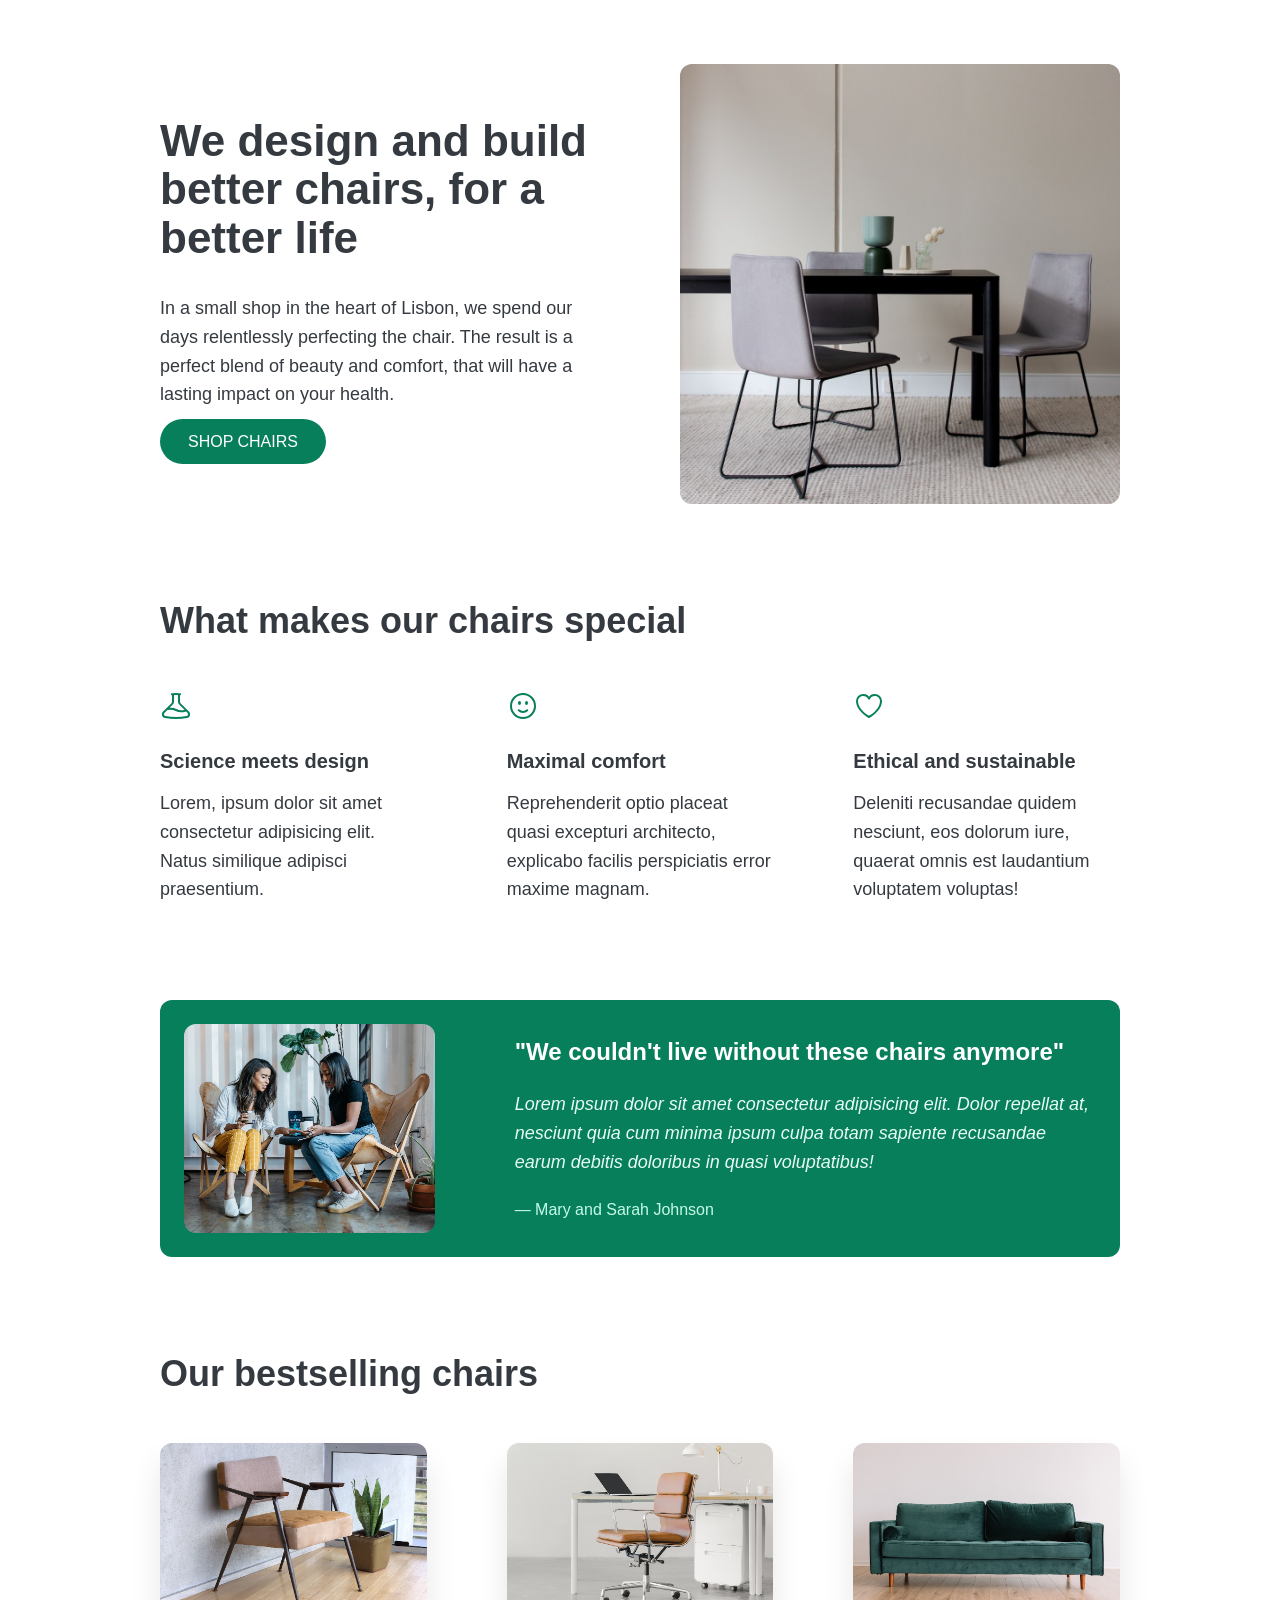
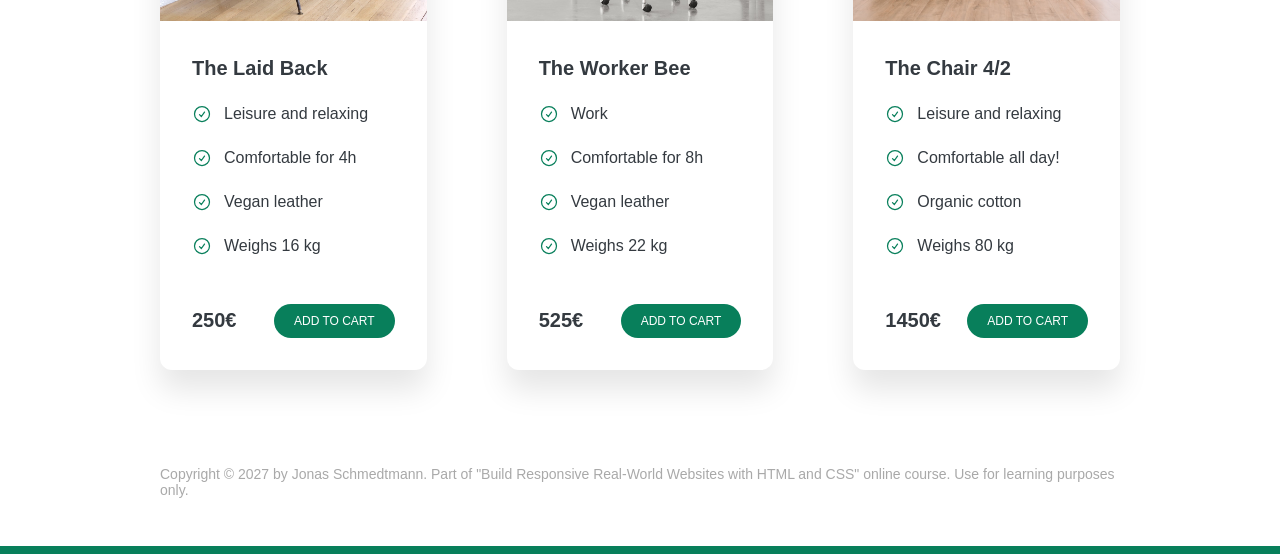
<file: 05-Design/index.html>
<!DOCTYPE html>
<html lang="en">
  <head>
    <meta charset="UTF-8" />
    <meta http-equiv="X-UA-Compatible" content="IE=edge" />
    <meta name="viewport" content="width=device-width, initial-scale=1.0" />

    <link rel="stylesheet" href="style.css" />
    <title>Lisbon Chair Shop</title>
  </head>
  <body>
    <div class="container">
      <header>
        <div class="header-text-box">
          <h1>We design and build better chairs, for a better life</h1>
          <p class="header-text">
            In a small shop in the heart of Lisbon, we spend our days
            relentlessly perfecting the chair. The result is a perfect blend of
            beauty and comfort, that will have a lasting impact on your health.
          </p>
          <a class="btn btn--big" href="#">Shop chairs</a>
        </div>
        <img src="hero.jpg" alt="Photo" />
      </header>

      <section>
        <h2>What makes our chairs special</h2>
        <div class="grid-3-cols">
          <div>
            <svg xmlns="http://www.w3.org/2000/svg" fill="none" viewBox="0 0 24 24" stroke-width="1.5" stroke="currentColor" class="features-icon">
              <path stroke-linecap="round" stroke-linejoin="round" d="M9.75 3.104v5.714a2.25 2.25 0 0 1-.659 1.591L5 14.5M9.75 3.104c-.251.023-.501.05-.75.082m.75-.082a24.301 24.301 0 0 1 4.5 0m0 0v5.714c0 .597.237 1.17.659 1.591L19.8 15.3M14.25 3.104c.251.023.501.05.75.082M19.8 15.3l-1.57.393A9.065 9.065 0 0 1 12 15a9.065 9.065 0 0 0-6.23-.693L5 14.5m14.8.8 1.402 1.402c1.232 1.232.65 3.318-1.067 3.611A48.309 48.309 0 0 1 12 21c-2.773 0-5.491-.235-8.135-.687-1.718-.293-2.3-2.379-1.067-3.61L5 14.5" />
            </svg>

            <p class="features-title"><strong>Science meets design</strong></p>
            <p class="features-text">
              Lorem, ipsum dolor sit amet consectetur adipisicing elit. Natus
              similique adipisci praesentium.
            </p>
          </div>

          <div>
            <svg xmlns="http://www.w3.org/2000/svg" fill="none" viewBox="0 0 24 24" stroke-width="1.5" stroke="currentColor" class="features-icon">
              <path stroke-linecap="round" stroke-linejoin="round" d="M15.182 15.182a4.5 4.5 0 0 1-6.364 0M21 12a9 9 0 1 1-18 0 9 9 0 0 1 18 0ZM9.75 9.75c0 .414-.168.75-.375.75S9 10.164 9 9.75 9.168 9 9.375 9s.375.336.375.75Zm-.375 0h.008v.015h-.008V9.75Zm5.625 0c0 .414-.168.75-.375.75s-.375-.336-.375-.75.168-.75.375-.75.375.336.375.75Zm-.375 0h.008v.015h-.008V9.75Z" />
            </svg>

            <p class="features-title">
              <strong>Maximal comfort</strong>
            </p>
            <p class="features-text">
              Reprehenderit optio placeat quasi excepturi architecto, explicabo
              facilis perspiciatis error maxime magnam.
            </p>
          </div>

          <div>
            <svg xmlns="http://www.w3.org/2000/svg" fill="none" viewBox="0 0 24 24" stroke-width="1.5" stroke="currentColor" class="features-icon">
              <path stroke-linecap="round" stroke-linejoin="round" d="M21 8.25c0-2.485-2.099-4.5-4.688-4.5-1.935 0-3.597 1.126-4.312 2.733-.715-1.607-2.377-2.733-4.313-2.733C5.1 3.75 3 5.765 3 8.25c0 7.22 9 12 9 12s9-4.78 9-12Z" />
            </svg>

            <p class="features-title">
              <strong>Ethical and sustainable</strong>
            </p>
            <p class="features-text">
              Deleniti recusandae quidem nesciunt, eos dolorum iure, quaerat
              omnis est laudantium voluptatem voluptas!
            </p>
          </div>
        </div>
      </section>

      <section class="testimonial-section">
        <div class="grid-3-cols">
          <img src="customers.jpg" alt="People sitting on chairs" />
          <div class="testimonial-box">
            <h2>"We couldn't live without these chairs anymore"</h2>
            <blockquote class="testimonial-text">
              Lorem ipsum dolor sit amet consectetur adipisicing elit. Dolor
              repellat at, nesciunt quia cum minima ipsum culpa totam sapiente
              recusandae earum debitis doloribus in quasi voluptatibus!
            </blockquote>
            <p class="testimonial-author">&mdash; Mary and Sarah Johnson</p>
          </div>
        </div>
      </section>

      <section>
        <h2>Our bestselling chairs</h2>
        <div class="grid-3-cols">
          <figure class="chair">
            <img src="chair-1.jpg" alt="Chair" />
            <div class="chair-box">
              <h3>The Laid Back</h3>
              <ul class="chair-details">
                <li>
                  <!-- Span is a generic INLINE text element, it doesn't have any meaning. It's like a div element, but inline -->
                  <svg xmlns="http://www.w3.org/2000/svg" fill="none" viewBox="0 0 24 24" stroke-width="1.5" stroke="currentColor" class="chair-icon">
                    <path stroke-linecap="round" stroke-linejoin="round" d="M9 12.75 11.25 15 15 9.75M21 12a9 9 0 1 1-18 0 9 9 0 0 1 18 0Z" />
                  </svg>
                  <span>Leisure and relaxing</span>
                </li>
                <li>
                  <svg xmlns="http://www.w3.org/2000/svg" fill="none" viewBox="0 0 24 24" stroke-width="1.5" stroke="currentColor" class="chair-icon">
                    <path stroke-linecap="round" stroke-linejoin="round" d="M9 12.75 11.25 15 15 9.75M21 12a9 9 0 1 1-18 0 9 9 0 0 1 18 0Z" />
                  </svg>
                  <span>Comfortable for 4h</span>
                </li>
                <li>
                  <svg xmlns="http://www.w3.org/2000/svg" fill="none" viewBox="0 0 24 24" stroke-width="1.5" stroke="currentColor" class="chair-icon">
                    <path stroke-linecap="round" stroke-linejoin="round" d="M9 12.75 11.25 15 15 9.75M21 12a9 9 0 1 1-18 0 9 9 0 0 1 18 0Z" />
                  </svg>
                  <span>Vegan leather</span>
                </li>
                <li>
                  <svg xmlns="http://www.w3.org/2000/svg" fill="none" viewBox="0 0 24 24" stroke-width="1.5" stroke="currentColor" class="chair-icon">
                    <path stroke-linecap="round" stroke-linejoin="round" d="M9 12.75 11.25 15 15 9.75M21 12a9 9 0 1 1-18 0 9 9 0 0 1 18 0Z" />
                  </svg>
                  <span>Weighs 16 kg</span>
                </li>
              </ul>
              <div class="chair-price">
                <strong>250€</strong>
                <a href="#" class="btn btn--small">Add to cart</a>
              </div>
            </div>
          </figure>

          <figure class="chair">
            <img src="chair-2.jpg" alt="Chair" />
            <div class="chair-box">
              <h3>The Worker Bee</h3>
              <ul class="chair-details">
                <li>
                  <svg xmlns="http://www.w3.org/2000/svg" fill="none" viewBox="0 0 24 24" stroke-width="1.5" stroke="currentColor" class="chair-icon">
                    <path stroke-linecap="round" stroke-linejoin="round" d="M9 12.75 11.25 15 15 9.75M21 12a9 9 0 1 1-18 0 9 9 0 0 1 18 0Z" />
                  </svg>
                  <span>Work</span>
                </li>
                <li>
                  <svg xmlns="http://www.w3.org/2000/svg" fill="none" viewBox="0 0 24 24" stroke-width="1.5" stroke="currentColor" class="chair-icon">
                    <path stroke-linecap="round" stroke-linejoin="round" d="M9 12.75 11.25 15 15 9.75M21 12a9 9 0 1 1-18 0 9 9 0 0 1 18 0Z" />
                  </svg>
                  <span>Comfortable for 8h</span>
                </li>
                <li>
                  <svg xmlns="http://www.w3.org/2000/svg" fill="none" viewBox="0 0 24 24" stroke-width="1.5" stroke="currentColor" class="chair-icon">
                    <path stroke-linecap="round" stroke-linejoin="round" d="M9 12.75 11.25 15 15 9.75M21 12a9 9 0 1 1-18 0 9 9 0 0 1 18 0Z" />
                  </svg>
                  <span>Vegan leather</span>
                </li>
                <li>
                  <svg xmlns="http://www.w3.org/2000/svg" fill="none" viewBox="0 0 24 24" stroke-width="1.5" stroke="currentColor" class="chair-icon">
                    <path stroke-linecap="round" stroke-linejoin="round" d="M9 12.75 11.25 15 15 9.75M21 12a9 9 0 1 1-18 0 9 9 0 0 1 18 0Z" />
                  </svg>
                  <span>Weighs 22 kg</span>
                </li>
              </ul>
              <div class="chair-price">
                <strong>525€</strong>
                <a href="#" class="btn btn--small">Add to cart</a>
              </div>
            </div>
          </figure>

          <figure class="chair">
            <img src="chair-3.jpg" alt="Chair" />
            <div class="chair-box">
              <h3>The Chair 4/2</h3>
              <ul class="chair-details">
                <li>
                  <svg xmlns="http://www.w3.org/2000/svg" fill="none" viewBox="0 0 24 24" stroke-width="1.5" stroke="currentColor" class="chair-icon">
                    <path stroke-linecap="round" stroke-linejoin="round" d="M9 12.75 11.25 15 15 9.75M21 12a9 9 0 1 1-18 0 9 9 0 0 1 18 0Z" />
                  </svg>
                  <span>Leisure and relaxing</span>
                </li>
                <li>
                  <svg xmlns="http://www.w3.org/2000/svg" fill="none" viewBox="0 0 24 24" stroke-width="1.5" stroke="currentColor" class="chair-icon">
                    <path stroke-linecap="round" stroke-linejoin="round" d="M9 12.75 11.25 15 15 9.75M21 12a9 9 0 1 1-18 0 9 9 0 0 1 18 0Z" />
                  </svg>
                  <span>Comfortable all day!</span>
                </li>
                <li>
                  <svg xmlns="http://www.w3.org/2000/svg" fill="none" viewBox="0 0 24 24" stroke-width="1.5" stroke="currentColor" class="chair-icon">
                    <path stroke-linecap="round" stroke-linejoin="round" d="M9 12.75 11.25 15 15 9.75M21 12a9 9 0 1 1-18 0 9 9 0 0 1 18 0Z" />
                  </svg>
                  <span>Organic cotton</span>
                </li>
                <li>
                  <svg xmlns="http://www.w3.org/2000/svg" fill="none" viewBox="0 0 24 24" stroke-width="1.5" stroke="currentColor" class="chair-icon">
                    <path stroke-linecap="round" stroke-linejoin="round" d="M9 12.75 11.25 15 15 9.75M21 12a9 9 0 1 1-18 0 9 9 0 0 1 18 0Z" />
                  </svg>
                  <span>Weighs 80 kg</span>
                </li>
              </ul>
              <div class="chair-price">
                <strong>1450€</strong>
                <a href="#" class="btn btn--small">Add to cart</a>
              </div>
            </div>
          </figure>
        </div>
      </section>

      <footer>
        Copyright &copy; 2027 by Jonas Schmedtmann. Part of "Build Responsive
        Real-World Websites with HTML and CSS" online course. Use for learning
        purposes only.
      </footer>
    </div>
  </body>
</html>
</file>
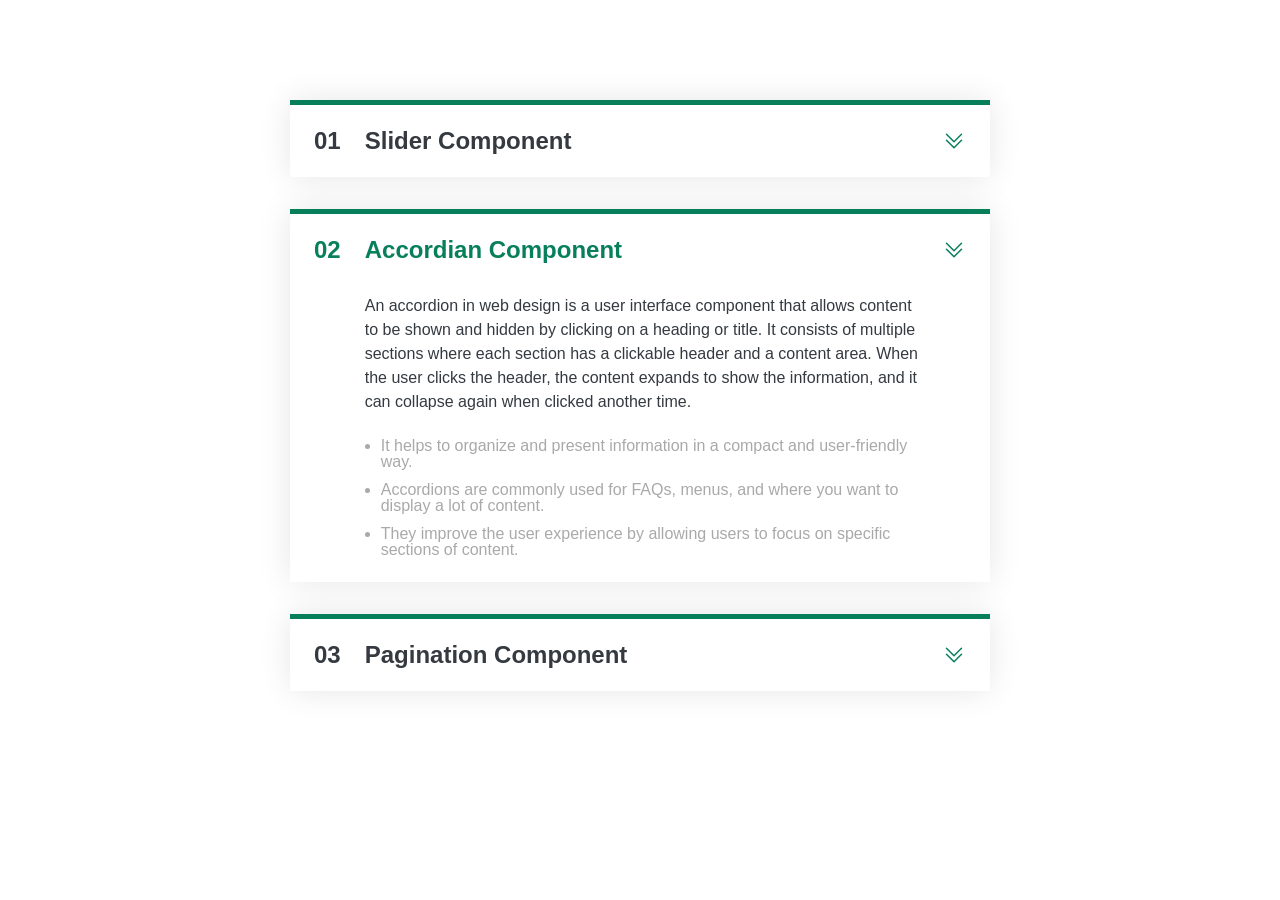
<file: 1-accordian.html>
<!DOCTYPE html>
<html lang="en">
<head>
    <meta charset="UTF-8">
    <meta name="viewport" content="width=device-width, initial-scale=1.0">
    <title>Accordian Component</title>
    <style>
        * {
            margin: 0;
            padding: 0;
            box-sizing: border-box;
        }
        body {
            font-family: 'Inter', sans-serif;
            color: #343a40;
            line-height: 1;
        }

        .accordian{
            width:700px;
            margin:100px auto;

            display: flex;
            flex-direction: column;
            gap: 32px;
        }
        .item{
            border-top: 5px solid #087f5b;
            box-shadow: 0 0 32px rgba(0,0,0,0.1);
            padding: 24px;

            display:grid;
            grid-template-columns: auto 1fr auto;
            column-gap: 24px;
            row-gap: 32px;
            align-items: center;
        }
        .number,
        .title{
            font-size: 24px;
            font-weight: bold;
            /* color: #087f5b; */
        }
        .logo{
            width: 24px;
            height: 24px;
            stroke:#087f5b;
        }
        .box{
            grid-column: 2;
            display: none;
        }
        .box p{
            line-height: 1.5;
            margin-bottom: 24px;
        }
        .box ul{
            color: darkgray;
            margin-left: 16px;
            display: flex;
            flex-direction: column;
            gap: 12px;
        } 
        .open .box{
            display: block;
        }
        .open .number,
        .open .title{
            color: #087f5b;
        }
    </style>
</head>
<body>
    <div class="accordian">
        <div class="item">  
            <p class="number">01</p>
            <p class="title">Slider Component</p>
            <svg xmlns="http://www.w3.org/2000/svg" fill="none" viewBox="0 0 24 24" stroke-width="1.5" stroke="currentColor" class="logo">
                <path stroke-linecap="round" stroke-linejoin="round" d="m4.5 5.25 7.5 7.5 7.5-7.5m-15 6 7.5 7.5 7.5-7.5" />
            </svg>
            <div class="box">
                <p>An accordion in web design is a user interface component that allows content to be shown and hidden by clicking on a heading 
                    or title. It consists of multiple sections where each section has a clickable header and a content area. When the user clicks 
                    the header, the content expands to show the information, and it can collapse again when clicked another time.
                </p>
                <ul>
                    <li>It helps to organize and present information in a compact and user-friendly way.</li>
                    <li>Accordions are commonly used for FAQs, menus, and where you want to display a lot of content.</li>
                    <li>They improve the user experience by allowing users to focus on specific sections of content.</li>
                </ul>
            </div>
        </div>

        <div class="item open">  
            <p class="number">02</p>
            <p class="title">Accordian Component</p>
            <svg xmlns="http://www.w3.org/2000/svg" fill="none" viewBox="0 0 24 24" stroke-width="1.5" stroke="currentColor" class="logo">
                <path stroke-linecap="round" stroke-linejoin="round" d="m4.5 5.25 7.5 7.5 7.5-7.5m-15 6 7.5 7.5 7.5-7.5" />
            </svg>
            <div class="box">
                <p>An accordion in web design is a user interface component that allows content to be shown and hidden by clicking on a heading 
                    or title. It consists of multiple sections where each section has a clickable header and a content area. When the user clicks 
                    the header, the content expands to show the information, and it can collapse again when clicked another time.
                </p>
                <ul>
                    <li>It helps to organize and present information in a compact and user-friendly way.</li>
                    <li>Accordions are commonly used for FAQs, menus, and where you want to display a lot of content.</li>
                    <li>They improve the user experience by allowing users to focus on specific sections of content.</li>
                </ul>
            </div>
        </div>

        <div class="item">  
            <p class="number">03</p>
            <p class="title">Pagination Component</p>
            <svg xmlns="http://www.w3.org/2000/svg" fill="none" viewBox="0 0 24 24" stroke-width="1.5" stroke="currentColor" class="logo">
                <path stroke-linecap="round" stroke-linejoin="round" d="m4.5 5.25 7.5 7.5 7.5-7.5m-15 6 7.5 7.5 7.5-7.5" />
            </svg>
            <div class="box">
                <p>An accordion in web design is a user interface component that allows content to be shown and hidden by clicking on a heading 
                    or title. It consists of multiple sections where each section has a clickable header and a content area. When the user clicks 
                    the header, the content expands to show the information, and it can collapse again when clicked another time.
                </p>
                <ul>
                    <li>It helps to organize and present information in a compact and user-friendly way.</li>
                    <li>Accordions are commonly used for FAQs, menus, and where you want to display a lot of content.</li>
                    <li>They improve the user experience by allowing users to focus on specific sections of content.</li>
                </ul>
            </div>
        </div>
    </div>
    
</body>
</html>
</file>
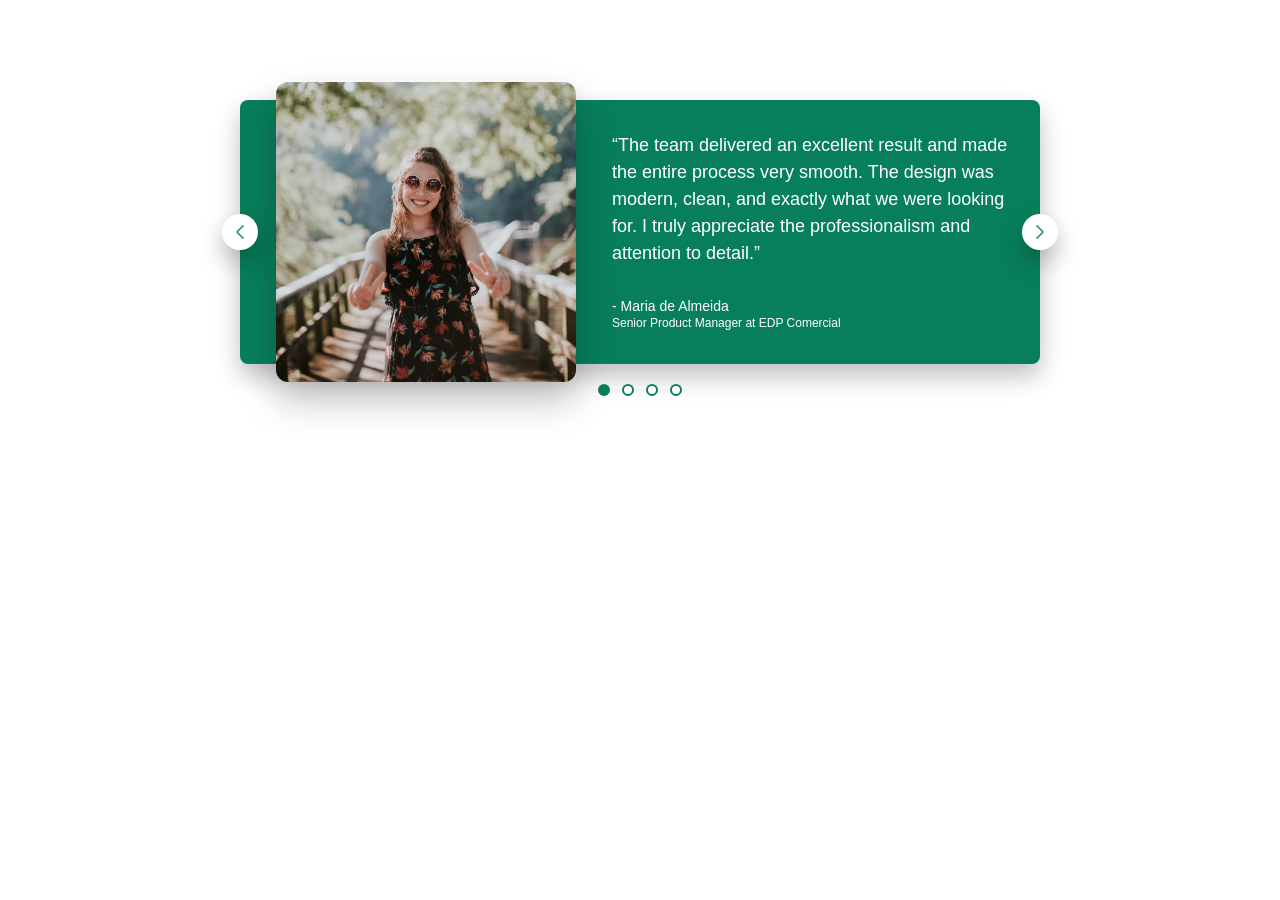
<file: 2-carousel.html>
<!DOCTYPE html>
<html lang="en">
<head>
    <meta charset="UTF-8">
    <meta name="viewport" content="width=device-width, initial-scale=1.0">
    <title>Accordian Component</title>
    <style>
        * {
            margin: 0;
            padding: 0;
            box-sizing: border-box;
        }
        body {
            font-family: 'Inter', sans-serif;
            color: #343a40;
            line-height: 1;
        }
        img{
            height: 200px;
            border-radius: 8px;
            transform: scale(1.5); 
            box-shadow: 0 12px 24px rgba(0,0,0,0.25);
        }
        .carousel{
            width:800px;
            margin: 100px auto;
            border-radius: 8px;
            color: white;
            background-color: #087f5b;
            padding: 32px;
            padding-left: 86px;
            position: relative;
            box-shadow: 0 12px 24px rgba(0,0,0,0.25);

            display:flex;
            /* align-items: center; */
            gap:86px;
        }
        .text{
            font-size: 18px;
            line-height: 1.5;
            font-weight: 500;
            margin-bottom: 32px;
        }
        .author{
            font-size: 14px;
                margin-bottom: 4px;
        }
        .job{
            font-size: 12px;
        }
        .btn{
            border: none;
            background-color: white;
            height: 36px;
            width: 36px;
            border-radius: 50%;
            box-shadow: 0 12px 24px rgba(0,0,0,0.25);
            position:absolute;

            display:flex;
            align-items: center;
            justify-content: center;
        }
        .prev{
            width: 20px;
            height: 20px;
            stroke:#087f5b;
        }
        .next{
            width: 20px;
            height: 20px;
            stroke:#087f5b;
        }
        .btn--left{
            left: 0;
            top:50%;
            transform: translate(-50%, -50%);
        }
        .btn--right{
            right: 0;
            top:50%;
            transform: translate(50%, -50%);
        }
        .dot{
            border-radius: 50%;
            height: 12px;
            width: 12px;
            background-color: white;
            border: 2px solid #087f5b;
        }
        .dots{
            position: absolute;
            left:50%;
            bottom: 0;
            transform: translate(-50%, 32px);

            display: flex;
            gap: 12px;
        }
        .filled{
            background-color: #087f5b;
        }


    </style>

</head>
<body>
    <div class="carousel">
        <img src="maria.jpg"/>
        <blockquote class="testimonial">
            <p class="text">“The team delivered an excellent result and made the entire process very smooth. The design was modern, clean, and exactly what we were looking for. I truly appreciate the professionalism and attention to detail.”</p>
            <p class="author">- Maria de Almeida</p>
            <p class="job">Senior Product Manager at EDP Comercial</p>
        </blockquote>
        <button class="btn btn--left">
            <svg xmlns="http://www.w3.org/2000/svg" fill="none" viewBox="0 0 24 24" stroke-width="1.5" stroke="currentColor" class="prev">
                <path stroke-linecap="round" stroke-linejoin="round" d="M15.75 19.5 8.25 12l7.5-7.5" />
            </svg>
        </button>
        <button class="btn btn--right">
            <svg xmlns="http://www.w3.org/2000/svg" fill="none" viewBox="0 0 24 24" stroke-width="1.5" stroke="currentColor" class="next">
                <path stroke-linecap="round" stroke-linejoin="round" d="m8.25 4.5 7.5 7.5-7.5 7.5" />
            </svg>
        </button>   
        <div class="dots">
            <button class="dot filled"></button>
            <button class="dot"></button>
            <button class="dot"></button>
            <button class="dot"></button>
        </div>
    </div>
</body>
</html>
</file>
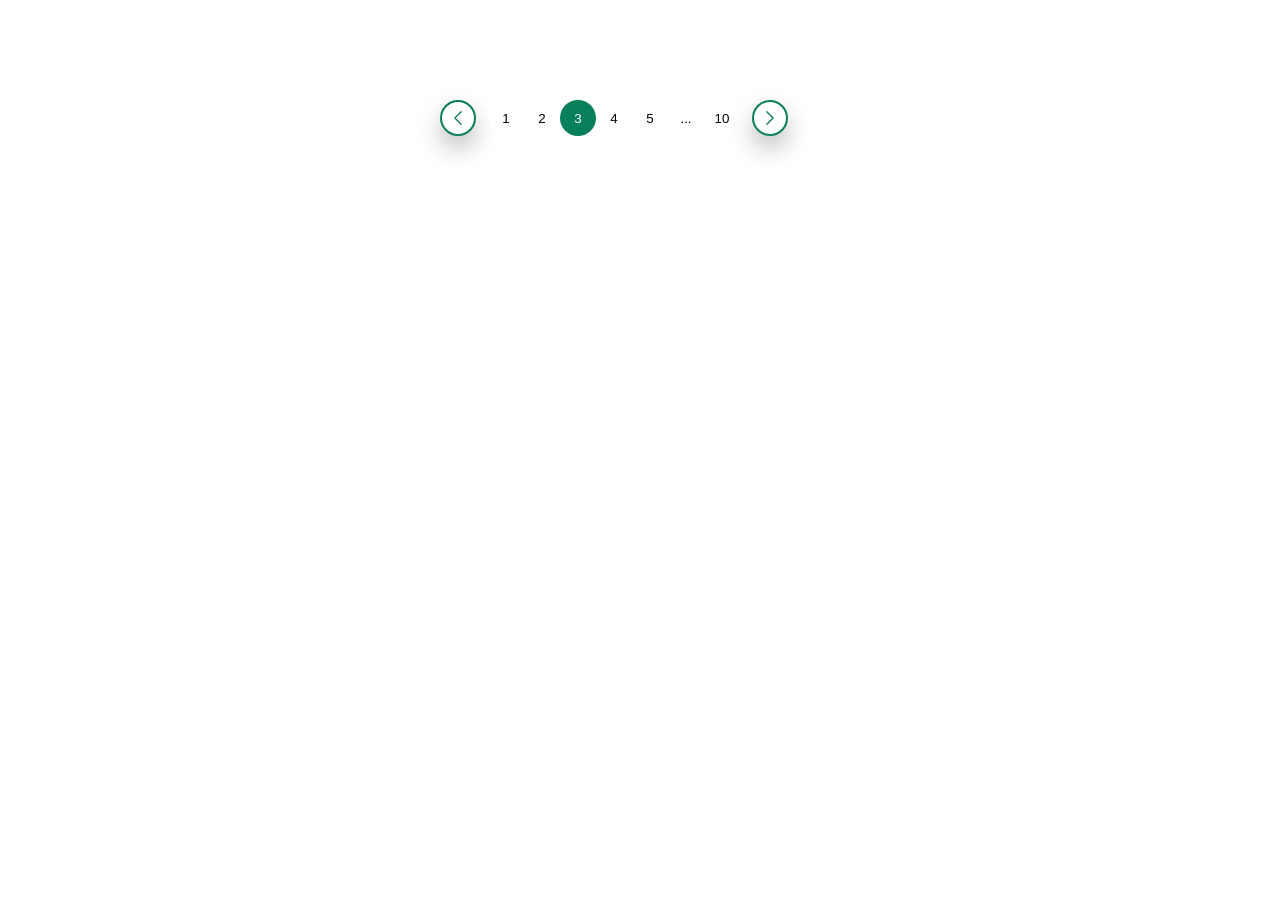
<file: 3-pagination.html>
<!DOCTYPE html>
<html lang="en">
<head>
    <meta charset="UTF-8">
    <meta name="viewport" content="width=device-width, initial-scale=1.0">
    <title>Accordian Component</title>
    <style>
        * {
            margin: 0;
            padding: 0;
            box-sizing: border-box;
        }
        body {
            font-family: 'Inter', sans-serif;
            color: #343a40;
            line-height: 1;
            justify-content: center;
        }
        .pagination{
            width: 400px;
            margin: 100px auto;

            /* position:relative; */
            display: flex;
            align-items: center;
            gap:12px;
        }
        .btn{
            border: 2px solid #087f5b;
            background-color: white;
            height: 36px;
            width: 36px;
            border-radius: 50%;
            box-shadow: 0 12px 24px rgba(0,0,0,0.25);
            /* position:absolute; */

            display:flex;
            align-items: center;
            justify-content: center;
        }
        .prev{
            width: 20px;
            height: 20px;
            stroke:#087f5b;
        }
        .next{
            width: 20px;
            height: 20px;
            stroke:#087f5b;
        }
        .btn--left{
            left: 0;
            /* top:50%;
            transform: translate(-50%, -50%); */
        }
        .btn--right{
            right: 0;
            /* top:50%;
            transform: translate(50%, -50%); */
        }
        .dots{
            display:flex;
            align-items: center;
            justify-content: center;
            
        }
        .dot{
            width: 36px;
            height: 36px;
            border-radius: 50%;
            background-color: white;
            color: black;
            border: none;
            display:inline-block;
        }

        .dot:hover,
        .dot:active,
        .current{
            width: 36px;
            height: 36px;
            border-radius: 50%;
            background-color: #087f5b;
            color: white;
            border: none;
        }

    </style>
</head>

<body>
    <div class="pagination">
        <button class="btn btn--left">
            <svg xmlns="http://www.w3.org/2000/svg" fill="none" viewBox="0 0 24 24" stroke-width="1.5" stroke="currentColor" class="prev">
                <path stroke-linecap="round" stroke-linejoin="round" d="M15.75 19.5 8.25 12l7.5-7.5" />
            </svg>
        </button>
        <div class="dots">
            <button class="dot">1</button>
            <button class="dot">2</button>
            <button class="dot current">3</button>
            <button class="dot">4</button>
            <button class="dot">5</button>
            <button class="dot">...</button>
            <button class="dot">10</button>
        </div>
        <button class="btn btn--right">
            <svg xmlns="http://www.w3.org/2000/svg" fill="none" viewBox="0 0 24 24" stroke-width="1.5" stroke="currentColor" class="next">
                <path stroke-linecap="round" stroke-linejoin="round" d="m8.25 4.5 7.5 7.5-7.5 7.5" />
            </svg>
        </button>   
    </div>
</body>
</file>
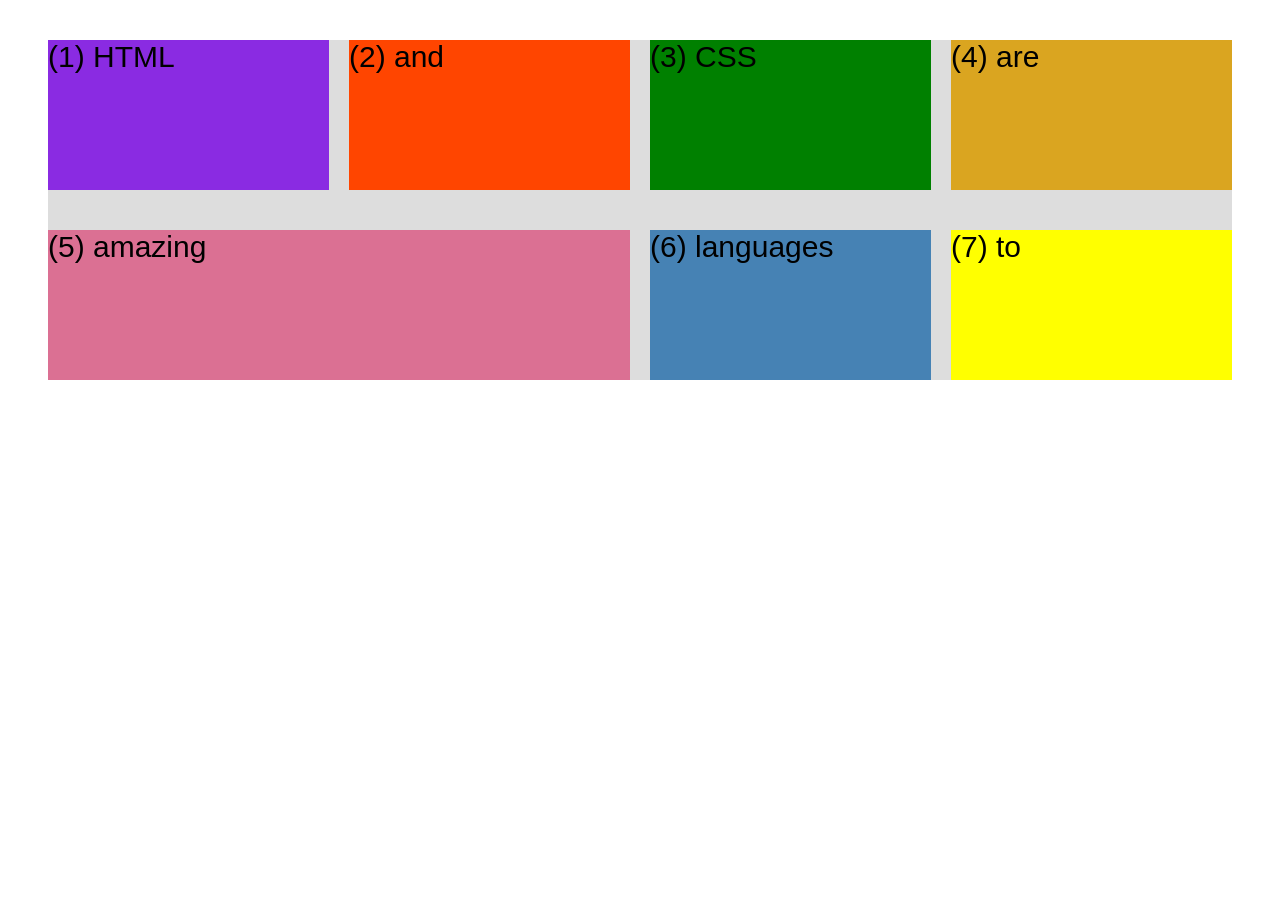
<file: css-grid.html>
<!DOCTYPE html>
<html lang="en">
  <head>
    <meta charset="UTF-8" />
    <meta http-equiv="X-UA-Compatible" content="IE=edge" />
    <meta name="viewport" content="width=device-width, initial-scale=1.0" />
    <title>CSS Grid</title>
    <style>
      .el--1 {
        background-color: blueviolet;
      }
      .el--2 {
        background-color: orangered;
      }
      .el--3 {
        background-color: green;
        height: 150px;
      }
      .el--4 {
        background-color: goldenrod;
      }
      .el--5 {
        background-color: palevioletred;
        grid-column: 1/ span 2;
      }
      .el--6 {
        background-color: steelblue;
      }
      .el--7 {
        background-color: yellow;
      }
      .el--8 {
        display: none;
        background-color: crimson;
      }

      .container--1 {
        /* STARTER */
        font-family: sans-serif;
        background-color: #ddd;
        font-size: 30px;
        margin: 40px;

        /* CSS GRID */
        display: grid;
        /* grid-template-columns: 1fr 1fr 1fr auto; */
        grid-template-columns: repeat(4, 1fr);
        grid-template-rows: repeat(2, 1fr);
        column-gap: 20px;
        row-gap: 40px;
      }

      .container--2 {
        /* STARTER */
        display: none;
        font-family: sans-serif;
        background-color: black;
        font-size: 40px;
        margin: 100px;

        width: 1000px;
        height: 600px;

        /* CSS GRID */
      }
    </style>
  </head>
  <body>
    <div class="container--1">
      <div class="el el--1">(1) HTML</div>
      <div class="el el--2">(2) and</div>
      <div class="el el--3">(3) CSS</div>
      <div class="el el--4">(4) are</div>
      <div class="el el--5">(5) amazing</div>
      <div class="el el--6">(6) languages</div>
      <div class="el el--7">(7) to</div>
      <div class="el el--8">(8) learn</div>
    </div>

    <div class="container--2">
      <div class="el el--1">(1)</div>
      <div class="el el--3">(3)</div>
      <div class="el el--4">(4)</div>
      <div class="el el--5">(5)</div>
      <div class="el el--6">(6)</div>
      <div class="el el--7">(7)</div>
    </div>
  </body>
</html>
</file>
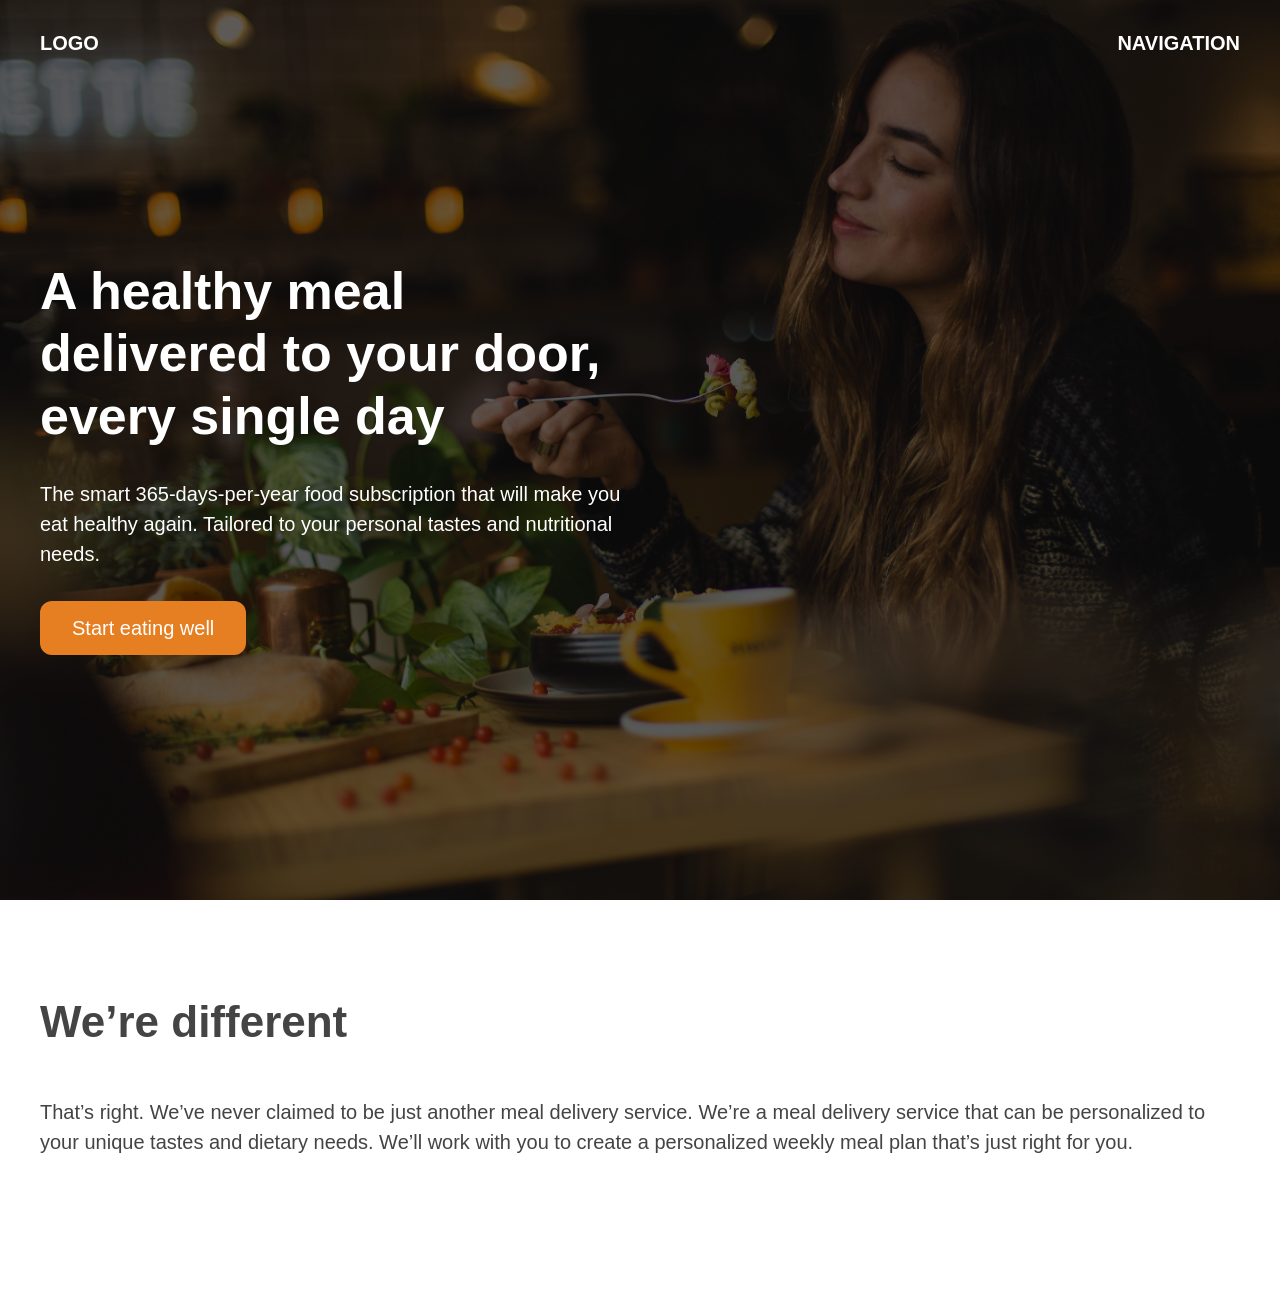
<file: hero.html>
<!DOCTYPE html>
<html lang="en">
<head>
    <meta charset="UTF-8">
    <meta name="viewport" content="width=device-width, initial-scale=1.0">
    <title>Document</title>
    <style>
        *{
            margin: 0;
            padding: 0;
            box-sizing: border-box;
        }
        html{
            font-family: "Rubik", sans-serif;
            color: #444;
        }
        .container{
            margin: 0 auto;
            width: 1200px;
        }
        header{
            height: 100vh;
            position: relative;
            color:#fff;
            background-image: linear-gradient(rgba(0, 0, 0, 0.6), rgba(0, 0, 0, 0.6)), url(hero.jpg);
            background-size: cover;
        }
        nav{
            font-size: 20px;
            font-weight: 700;
            display: flex;
            justify-content: space-between;
            padding-top: 32px;
        }
        h1{
            font-size: 52px;
            line-height: 1.2;
            margin-bottom: 32px;
        }
        h2{
            font-size: 44px;
            line-height: 1.2;
            margin-bottom: 48px;
        }
        p{
            font-size: 20px;
            line-height: 1.5;
            margin-bottom: 48px;
        }
        .btn:link,
        .btn:visited {
            color: white;
            background-color: #e67e22;
            border-radius: 12px;
            padding: 16px 32px;
            font-size: 20px;
            text-decoration: none;
        }
        .head{
            position: absolute;
            left: 50%;
            top: 50%;
            transform: translate(-50%, -50%);
        }
        .inner--head{
            width: 50%;
        }
        section{
            padding: 96px 0;
        }
    </style>
</head>

<body>
    <header>
        <nav class="container">
            <div>LOGO</div>
            <div>NAVIGATION</div>
        </nav>

        <div class="head container">
            <div class="inner--head">
                <h1>A healthy meal delivered to your door, every single day</h1>
                <p>
                    The smart 365-days-per-year food subscription that will make you eat
                    healthy again. Tailored to your personal tastes and nutritional needs.
                </p>
                <a href="#" class="btn">Start eating well</a>
            </div>
        </div>
        </header>

    <section>
        <div class="container">
            <h2>We’re different</h2>
            <p>
                That’s right. We’ve never claimed to be just another meal delivery service. We’re a
                meal delivery service that can be personalized to your unique tastes and dietary needs.
                We’ll work with you to create a personalized weekly meal plan that’s just right for you.
            </p>
        </div>
    </section>    
</body>
</html>
</file>
<file: 05-Design/style.css>
/*
SPACING SYSTEM (px)
2 / 4 / 8 / 12 / 16 / 24 / 32 / 48 / 64 / 80 / 96 / 128

FONT SIZE SYSTEM (px)
10 / 12 / 14 / 16 / 18 / 20 / 24 / 30 / 36 / 44 / 52 / 62 / 74 / 86 / 98
*/

* {
  margin: 0;
  padding: 0;
  box-sizing: border-box;
}

/* ------------------------ */
/* GENERAL STYLES */
/* ------------------------ */
body {
  font-family: 'Inter', sans-serif;
  color: #343a40;
  border-bottom: 8px solid #087f5b;
}

.container {
  width: 960px;
  margin: 0 auto;
}

header,
section {
  margin-bottom: 96px;
}

h2 {
  margin-bottom: 48px;
  font-size: 36px;
}

.grid-3-cols {
  display: grid;
  grid-template-columns: repeat(3, 1fr);
  column-gap: 80px;
}

.btn:link,
.btn:visited {
  background-color: #087f5b;
  color: #fff;
  text-decoration: none; 
  text-transform:uppercase;
  font-weight: 500;
  border-radius: 100px;
}
.btn:hover,
.btn:active {
  background-color: #099268;
}
.btn--big {
  font-size: 16px;
  padding: 14px 28px;
}
.btn--small {
  font-size: 12px;
  padding: 10px 20px;
}

/* ------------------------ */
/* COMPONENT STYLES */
/* ------------------------ */

/* HEADER */
header {
  display: grid;
  grid-template-columns: repeat(2, 1fr);
  column-gap: 80px;
  margin-top: 64px;
}

.header-text-box {
  align-self: center;
}

h1 {
  margin-bottom: 32px;
  font-size: 44px;
  line-height: 1.1;
}

.header-text {
  margin-bottom: 24px;
  font-size: 18px;
  line-height: 1.6;
}

img {
  width: 100%;
  border-radius: 12px;
}

/* FEATURES */
.features-icon {
  stroke:#087f5b;
  width: 32px;
  height: 32px;
  margin-bottom: 24px;
}

.features-title {
  margin-bottom: 16px;
  font-size: 20px;
}

.features-text {
  font-size: 18px;
  line-height: 1.6;
}

/* TESTIMONIAL */
.testimonial-section {
  background-color: #087f5b;
  color:#fff;
  padding:24px;
  border-radius: 12px;
}

.testimonial-box {
  grid-column: 2 / -1;
  align-self: center;
}

.testimonial-box h2 {
  margin-bottom: 24px;
  font-size: 24px;
}

.testimonial-text {
  font-style: italic;
  margin-bottom: 24px;
  font-size: 18px;
  line-height: 1.6;
  color: #e6fcf5;
}

.testimonial-author {
  color: #c3fae8;
}

/* CHAIRS */
.chair{
  box-shadow: 0 20px 30px 0px rgba(0, 0, 0, 0.1);
  border-radius: 12px;
}

.chair img{
  border-bottom-left-radius: 0;
  border-bottom-right-radius: 0;
}
.chair-box {
  padding: 32px;
}

h3 {
  margin-bottom: 24px;
  font-size: 20px;
}

.chair-details {
  /* list-style: square; */
  margin-bottom: 48px;
}

.chair-details li {
  display: flex;
  align-items: center;
  gap: 12px;
  margin-bottom: 24px;
}

.chair-details li:last-child {
  margin-bottom: 0;
}

.chair-icon {
  stroke:#087f5b;
  width: 20px;
  height: 20px;
}

.chair-price {
  display: flex;
  justify-content: space-between;
  font-size: 20px;
  align-items: center;
}

footer {
  margin-bottom: 48px;
  font-size: 14px;
  color:darkgray;
}
</file>
